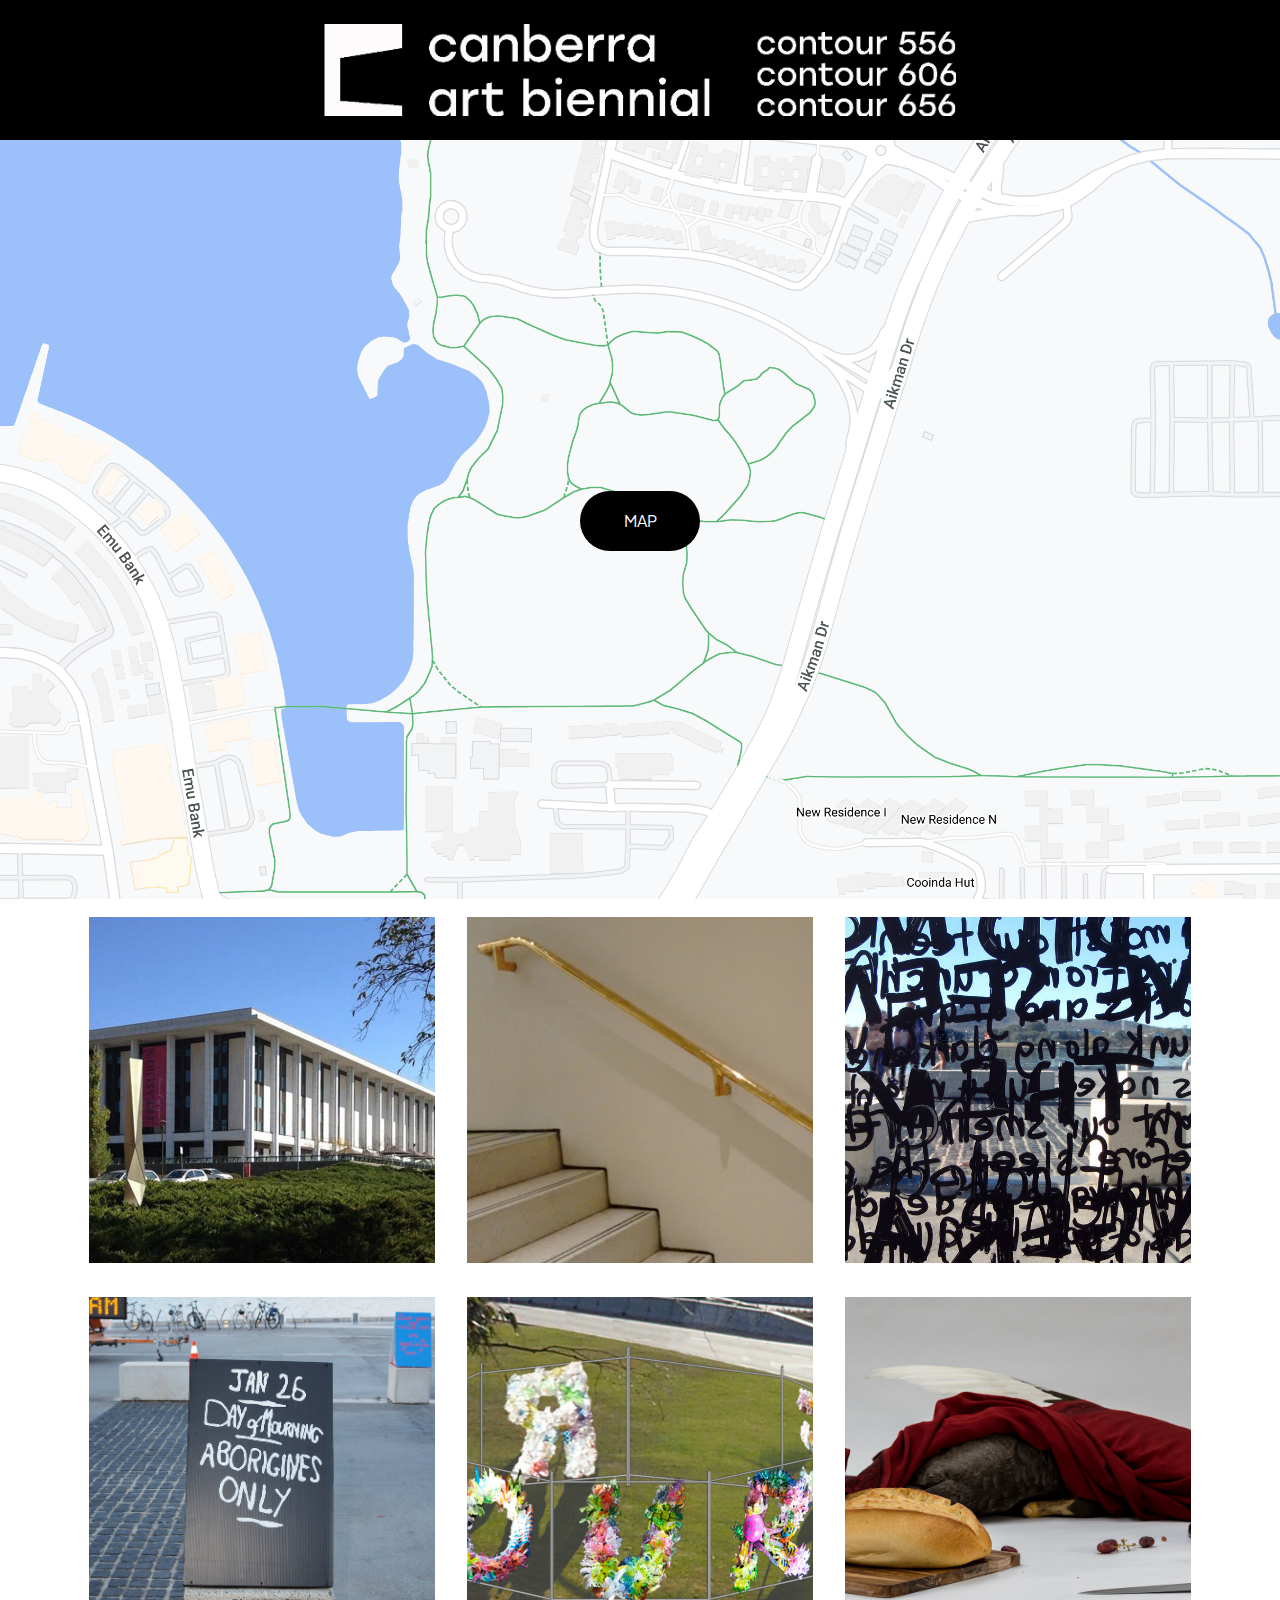
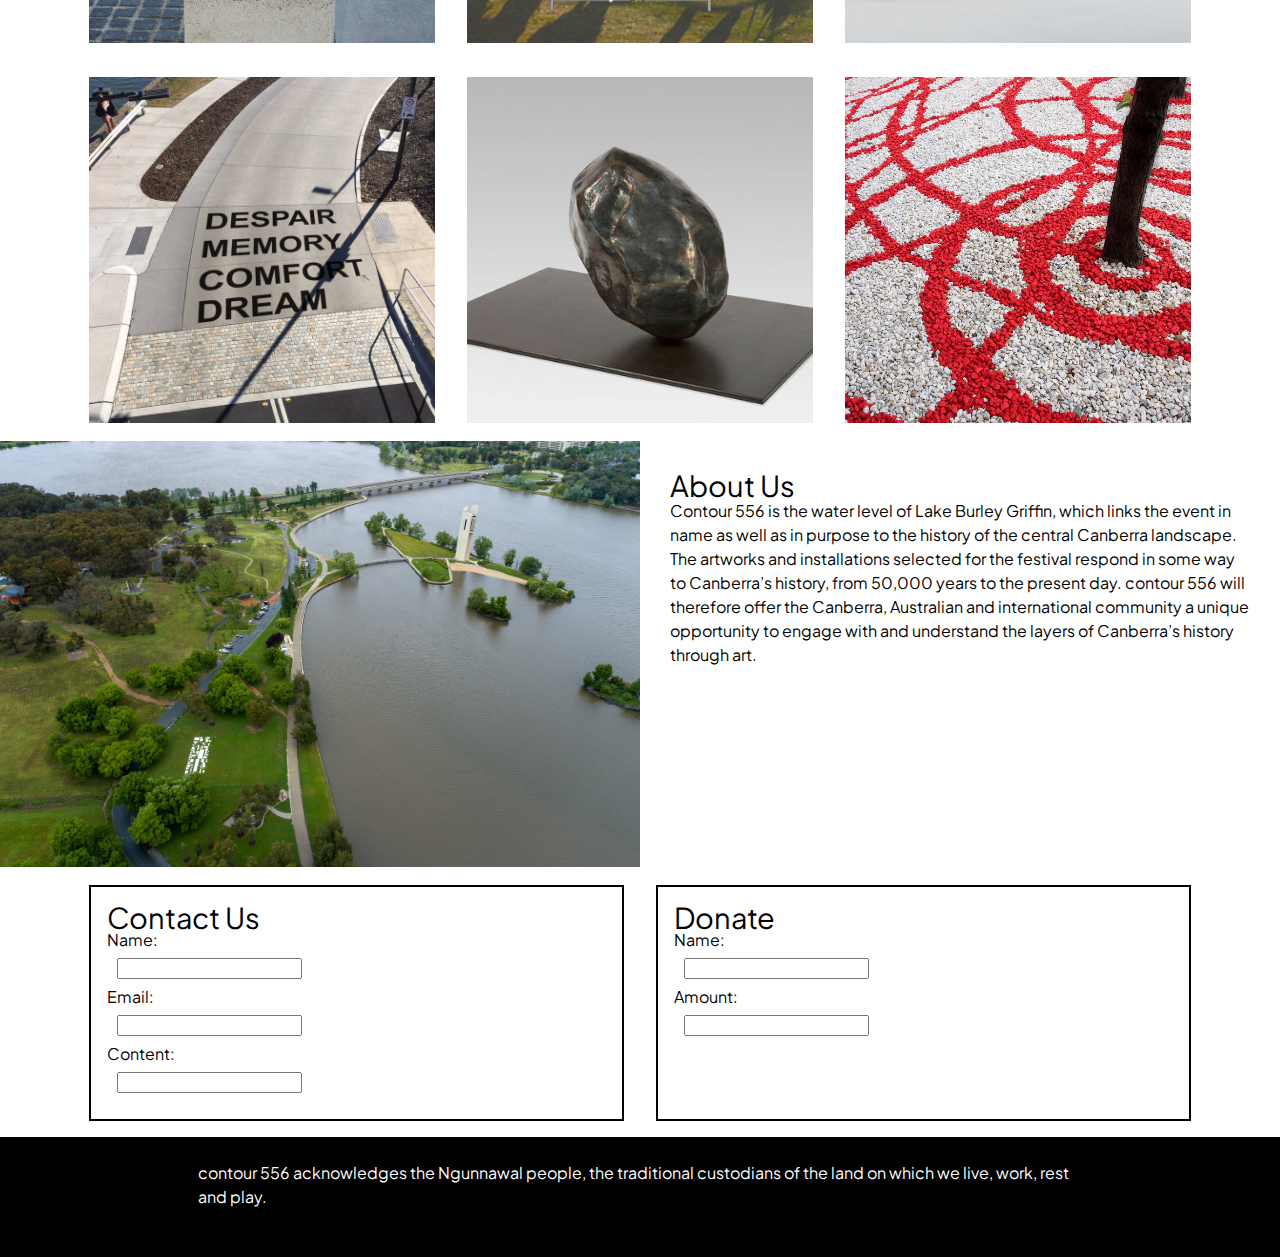
<file: index.html>
<!doctype html>
<html lang="en">

<head>
    <meta charset="utf-8">
    <title>CSS Grid example</title>
    <meta name="viewport" content="width=device-width,initial-scale=1">
    <link rel="preconnect" href="https://fonts.googleapis.com"> 
    <link rel="preconnect" href="https://fonts.gstatic.com" crossorigin> 
    <link href="https://fonts.googleapis.com/css2?family=Plus+Jakarta+Sans:wght@200&display=swap" rel="stylesheet">
    <link rel="stylesheet" href="assets/css/reset.css">
    <link rel="stylesheet" href="assets/css/styles.css">
</head>

<body>

    <div class="wrapper">
        <header class="header">
            <img src="assets/images/logo-white.png" alt="canberra art biennial logo">
        </header>
        
        <div class="hero">
            <img src="assets/images/map.png" alt="Map of lake G">  
            <a href="map.html"><div class="btn">MAP</div></a>
        </div>
        
        <div class="info">
            <div class="contact">
                <h2>
                    Contact Us
                </h2>
                Name:<br>
                <input type="text"><br>
                Email:<br>
                <input type="text"><br>
                Content:<br>
                <input type="text">
            </div>
            <div class="donat">
                <h2>
                    Donate
                </h2>
                Name:<br>
                <input type="text"><br>
                Amount:<br>
                <input type="text">
                
            </div>
        </div>
        
        
        <div class="main">
            <div>
                <img src="assets/images/gallary/Ailberttriedelbauch.jpg" alt="canberra libary">
            </div>
            
            <div>
                <img src="assets/images/gallary/Glen_Hayward_NZ_2_ps_edit.jpg" alt="stear case">
            </div>
            
            <div>
                <img src="assets/images/gallary/FLOOD_mockup_in_situ.jpg" alt="art work">
            </div>
            
            <div>
                <img src="assets/images/gallary/JasonWing1.jpg" alt="art work on shop sign">
            </div>
            
            <div>
                <img src="assets/images/gallary/Resource_-_Wellspring_EA_D_PNG.png" alt="art work on fence">
            </div>
            
            <div>
                <img src="assets/images/gallary/rosalindlemoh.jpg" alt="art work of bread and cloth">
            </div>
            
            <div>
                <img src="assets/images/gallary/SongStreetProject.jpg" alt="art work on roud saying despair memory comfron dream">
            </div>
            
            <div>
                <img src="assets/images/gallary/Tilted_rock3.jpg" alt="art work of rock made from mettle">
            </div>
            
            <div>
                <img src="assets/images/gallary/Ventilate_working_image.jpg" alt="art work on the flour of red cercals">
            </div>

        </div>
        
        <div class="hero2">
            <div>
                <img src="assets/images/lake.jpg" alt="image of a lake">
            </div>
            <div class="about">
                <h2>
                    About Us
                </h2>
                <p>
                    Contour 556 is the water level of Lake Burley Griffin, which links the event in name as well as in purpose to the history of the central Canberra landscape. The artworks and installations selected for the festival respond in some way to Canberra’s history, from 50,000 years to the present day. contour 556 will therefore offer the Canberra, Australian and international community a unique opportunity to engage with and understand the layers of Canberra’s history through art.
                </p>
            </div>
        </div>
        
        
        
        <footer class="footer">
            <p>contour 556 acknowledges the Ngunnawal people, the traditional custodians of the land on which we live, work, rest and play.</p>
        </footer>
    </div>
    <!--! end of .wrapper -->

</body>

</html>
</file>
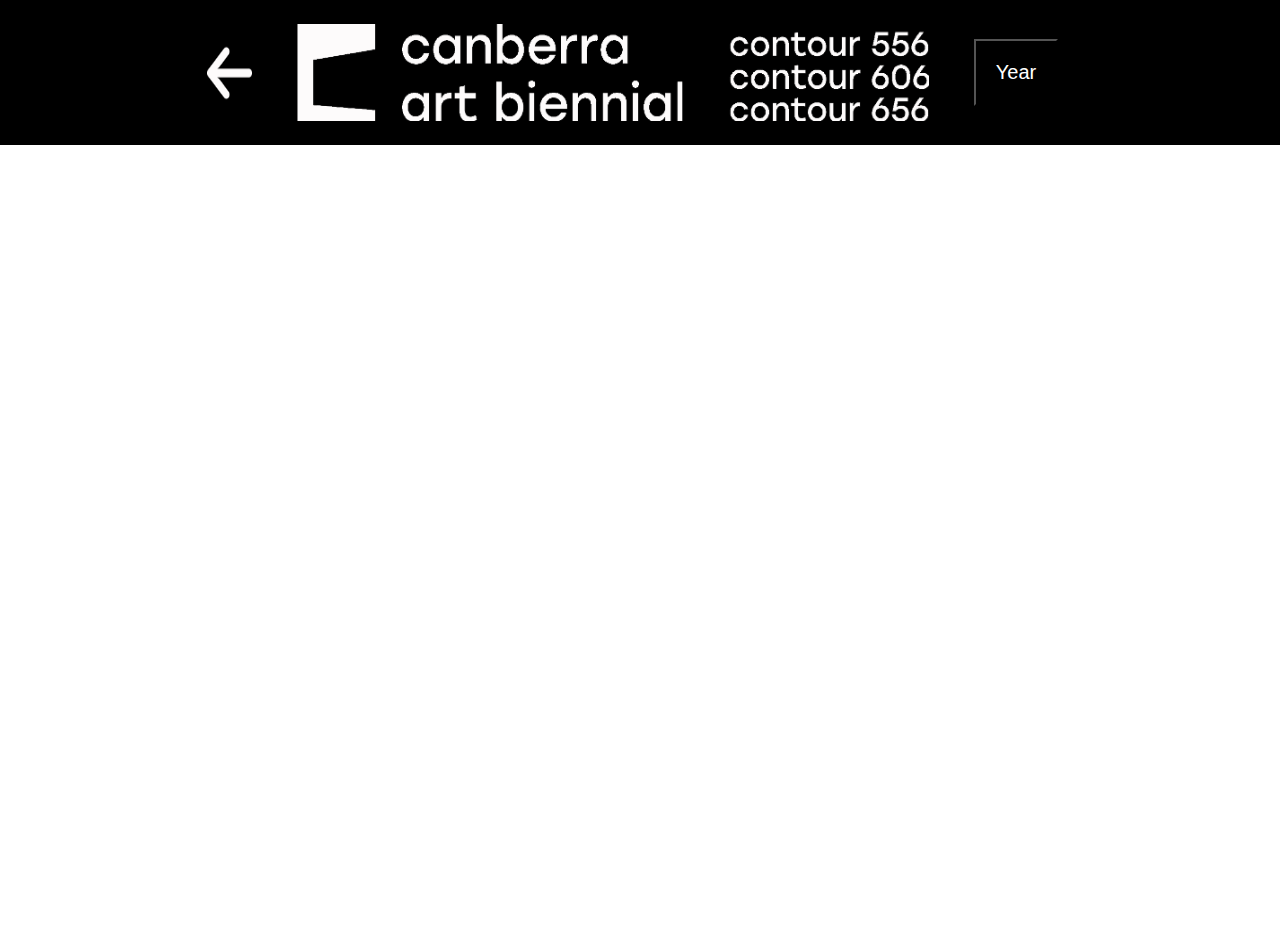
<file: map.html>
<!doctype html>
<html lang="en">

<head>
    <meta charset="utf-8">
    <title>CSS Grid example</title>
    <meta name="viewport" content="width=device-width,initial-scale=1">

    <link rel="stylesheet" href="assets/css/reset.css">
    <link rel="stylesheet" href="assets/css/styles.css">
</head>

<body>

    <div class="wrapper2">
        <header class="mapHeader">
        
            
        <a href="index.html">
            <img src="assets/images/white-arrow.png" alt="back" class="back">
        </a>
        
        <img src="assets/images/logo-white.png" alt="back arrow">
            
        <div class="dropdown">
            <button class="yearbut">Year</button>
            <div class="years">
                <a href="#">2016</a>
                <a href="#">2018</a>
                <a href="#">2020</a>
                <a href="#">2022</a>
            </div>
        </div>
            
        </header>
        
        <div class="mainMap">
            <iframe src="https://www.google.com/maps/embed?pb=!1m18!1m12!1m3!1d13034.275718533758!2d149.08076536820073!3d-35.24209941638724!2m3!1f0!2f0!3f0!3m2!1i1024!2i768!4f13.1!3m3!1m2!1s0x6b17ad6b5a087c39%3A0xf00ea6f8b572b60!2sJohn%20Knight%20Memorial%20Park!5e0!3m2!1sen!2sau!4v1649734599087!5m2!1sen!2sau" width="100%" height="800px" style="border:0;" allowfullscreen="" loading="lazy" referrerpolicy="no-referrer-when-downgrade"></iframe>
        </div>
        
    </div>

</body>

</html>
</file>
<file: assets/css/styles.css>
/* rm relitive to div size rem relitive to the whole brouser */



body{
    font-size: 16px;
    font-family: sans-serif;
    font-family: 'Plus Jakarta Sans', sans-serif;
}

h1{
    color: blue;
    font-size: 2em;
    text-align: center;
    font-family: 'Plus Jakarta Sans', sans-serif;
}

img {
  width: 100%;
  height: auto;
}

h2{
    font-size: 1.8em;
}

h3{
    font-size: 1.6em;
}

p{
    margin-bottom: 1.5em;
    line-height: 1.5em;
}

.wrapper{
    display: grid;
    grid-template-columns: repeat (12, 1fr);
    grid-template-areas: 
        "h h h h h h h h h h h h"
        "hr hr hr hr hr hr hr hr hr hr hr hr"
        ". . m m m m m m m m . ."
        ". hr2 hr2 hr2 hr2 hr2 hr2 hr2 hr2 hr2 hr2 ."
        ". . i i i i i i i i . ."
        ". . a a a a a a a a . ."
        "f f f f f f f f f f f f"
    ;   
}

.wrapper2{
    display: grid;
    grid-template-columns: repeat (12, 1fr);
    grid-template-areas: 
        "mh mh mh mh mh mh mh mh mh mh mh mh"
        ". . . . . d d . . . . ."
        "mp mp mp mp mp mp mp mp mp mp mp mp"
    ;   
}

.mainMap{
    grid-area: mp;
}


.header{
    grid-area: h;
    padding: 1.5em .5em;
    background-color: black;
    display: flex;
    justify-content: center;
}

.header img{
    width: 50%;
}

.back{
    width:42px;
    height:42px;
    position: relative;
    top: 50%;
    transform: translateY(-50%); 
    margin-right: 30px;
}

.mapHeader{
    grid-area: mh;
    position: sticky;
    padding: 1.5em .5em;
    background-color: black;
    display: flex;
    justify-content: center;
}



.mapHeader img{
    width: 50%;
}



.about{
    padding: 30px;
}

.back{
    height: 60px;
}




/* this is all the drop down css */
.dropdown{
    position: relative;
    display: inline-block;
    padding: 15px;
    grid-area: d;
    margin-left: 30px;
    border: none;
}

.yearbut{
    background-color: black;
    color: white;
    padding: 20px;
    font-size: 20px;
}

.years {
    display: none;
    position: absolute;
    background-color: black;
    color: white;
    min-width: 80px;
    box-shadow: 0px 8px 16px 0px rgba(0,0,0,0.2);
    z-index: 1;
}

.years a {
    color: white;
    background-color: black;
    padding: 12px 16px;
    text-decoration: none;
    display: block;
}

.years a:hover {
    background-color: white;
    color: black;
}

.dropdown:hover .years {
    display: block;
}

.dropdown:hover .yearbut {
    background-color: white;
    color: black;
}



/* end of drop down css */

.info{
    grid-area: i;
    display: grid;
    grid-auto-rows: minmax(50px, auto);
    grid-template-columns: 1fr 1fr; 
}

input[type=text]{
    margin: 10px;
    width: auto;
    height: 15px;
}

.contact{
    border: 2px solid black;
    margin: 1em;
    padding: 1em;
}

.donat{
    border: 2px solid black;
    margin: 1em;
    padding: 1em;
}

.hero{
    grid-area: hr;
    position: relative;
}

.hero2{
    display: grid;
    grid-area: hr2;
    grid-template-columns: 1fr 1fr;
}

/* this is the css for the button on the home page to the map */

.hero .btn{
    position: absolute;
    top: 50%;
    left: 50%;
    transform: translate(-50%, -50%);
    -ms-transform: translate(-50%, -50%);
    width: 120px;
    height: 60px;
    border-radius: 30px;
    background-color: black;
    color: white;
    text-align: center;
    line-height: 60px;
}

.hero .btn:hover{
    background-color: white;
    color: black;
}


.main{
    grid-area: m;
    display: grid;
    grid-auto-rows: minmax(50px, auto);
    grid-template-columns: 1fr 1fr 1fr;
}

.main > div{
    padding: 1em;
}

.footer{
    grid-area: f;
    background-color: black;
    color: white;
    padding: 1.5em .5em;
    background-color: black;
    display: flex;
    justify-content: center;
}

.footer p{
    width: 70%;
}

@media (max-width: 1024px) {

}

@media (max-width: 750px) {
    .hero2{
        grid-template-columns:1fr;
    }
    .main {
        grid-template-columns: 1fr 1fr;
    }
    .footer p{
        width: 80%;
    }
}

@media (max-width: 425px) {
 
    .main {
        grid-template-columns: 1fr;
    }
    
    .info{
        grid-template-columns: 1fr;
    }
    
    .header img{
        width: 80%;
    }

    .mapHeader img{
        width: 80%;
    }
    
    .footer p{
        width: 80%;
    }

}
</file>
